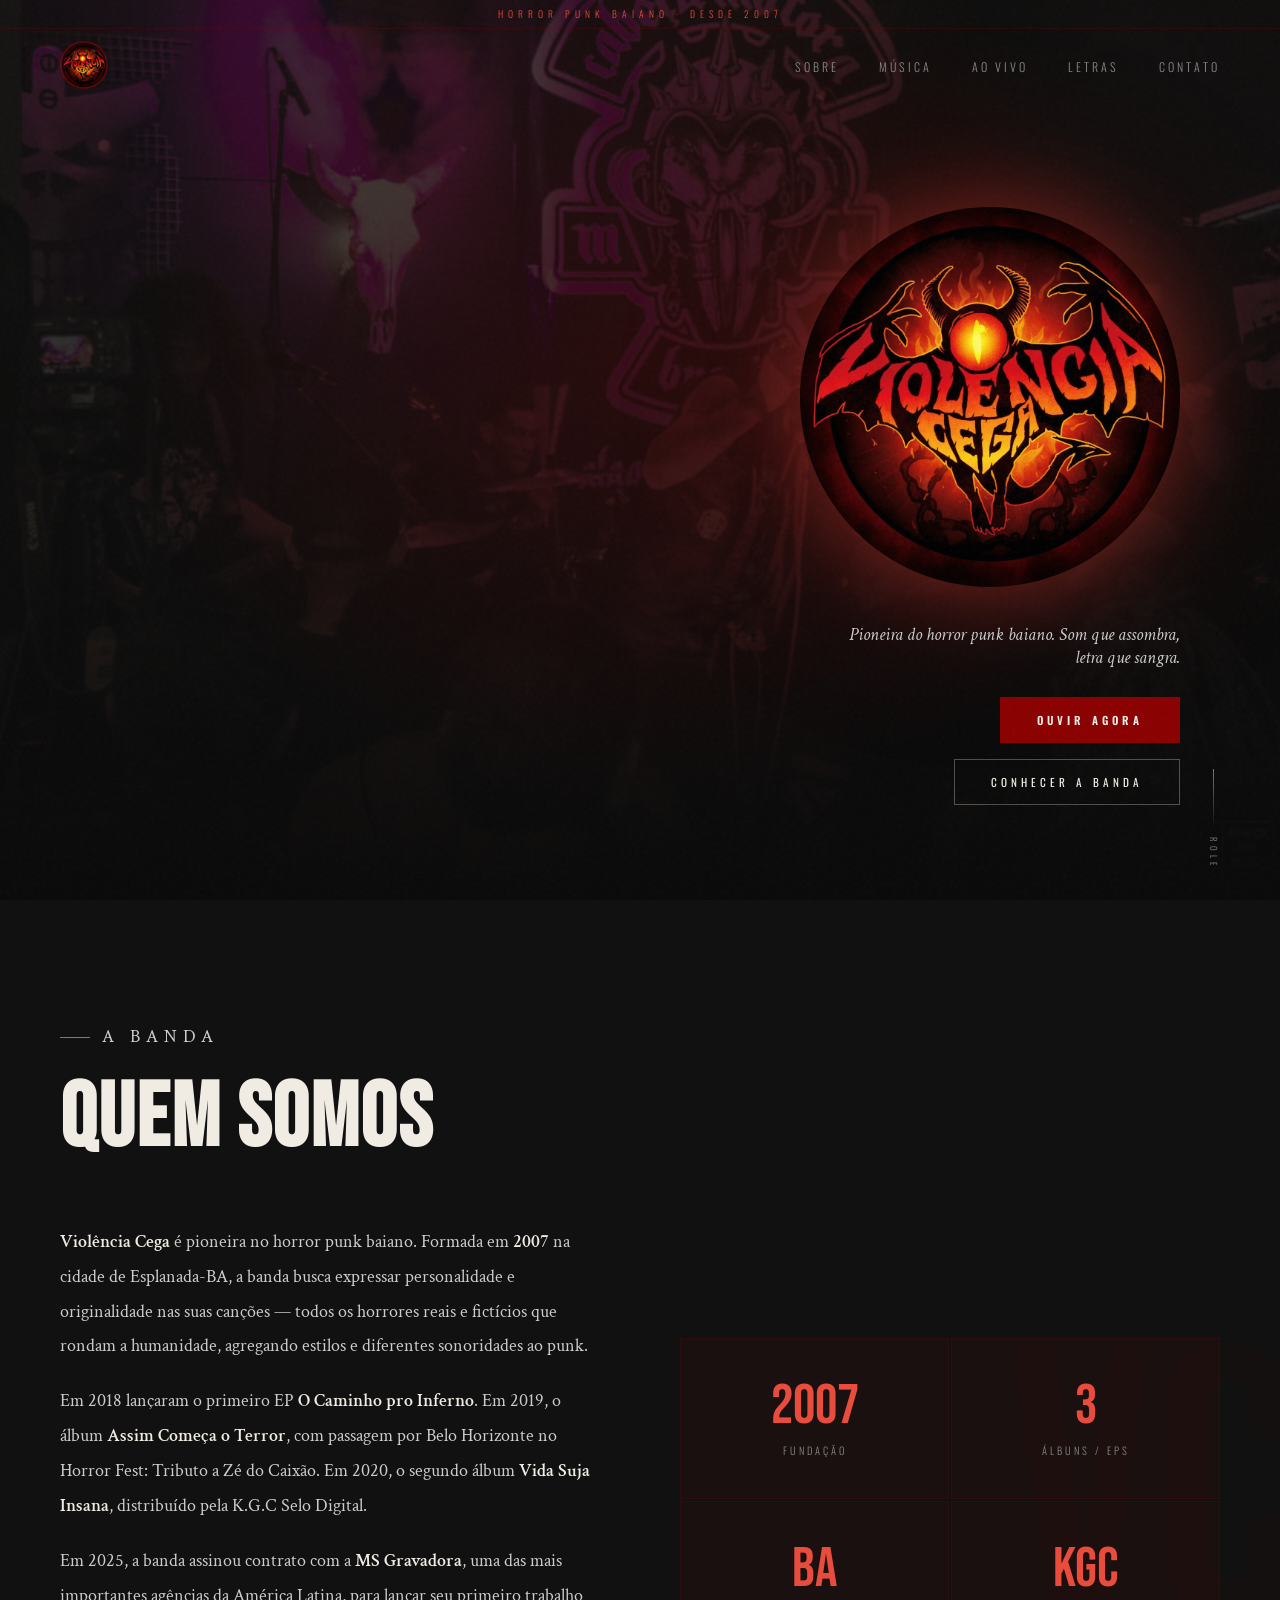
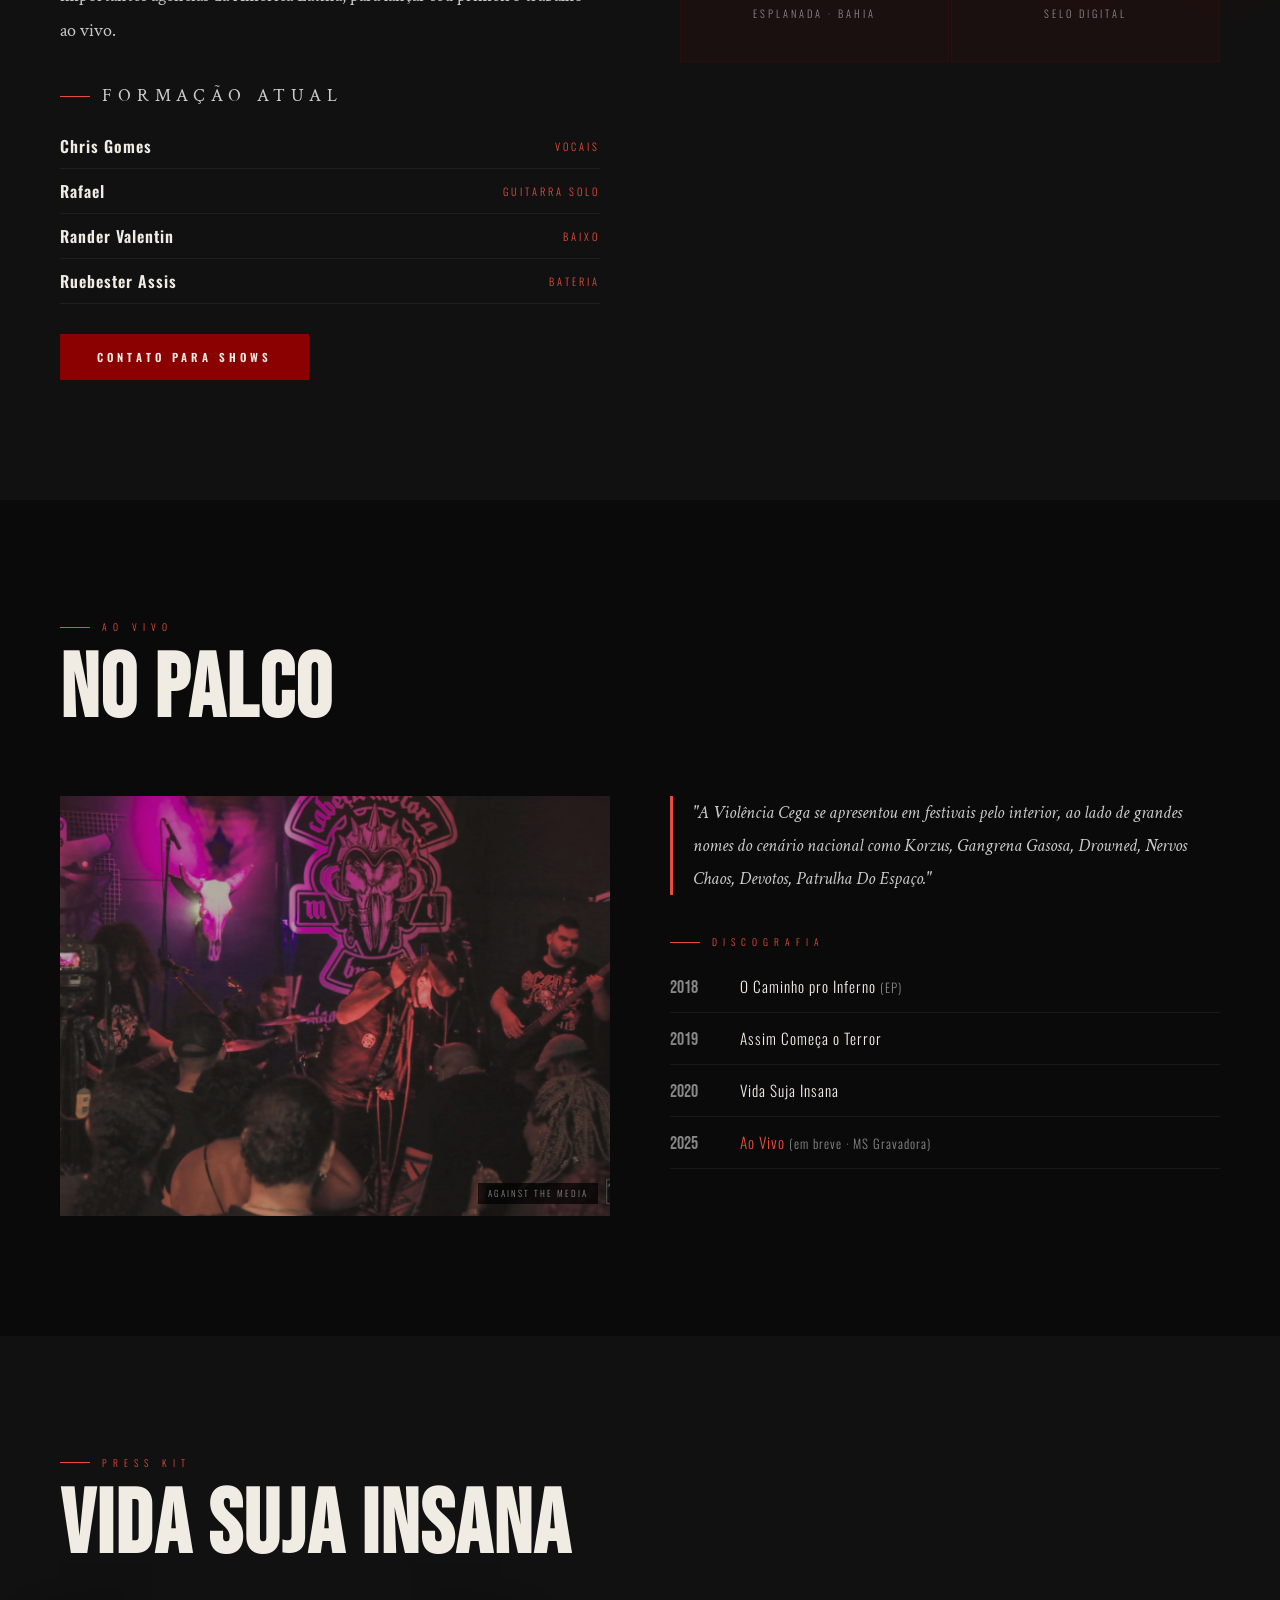
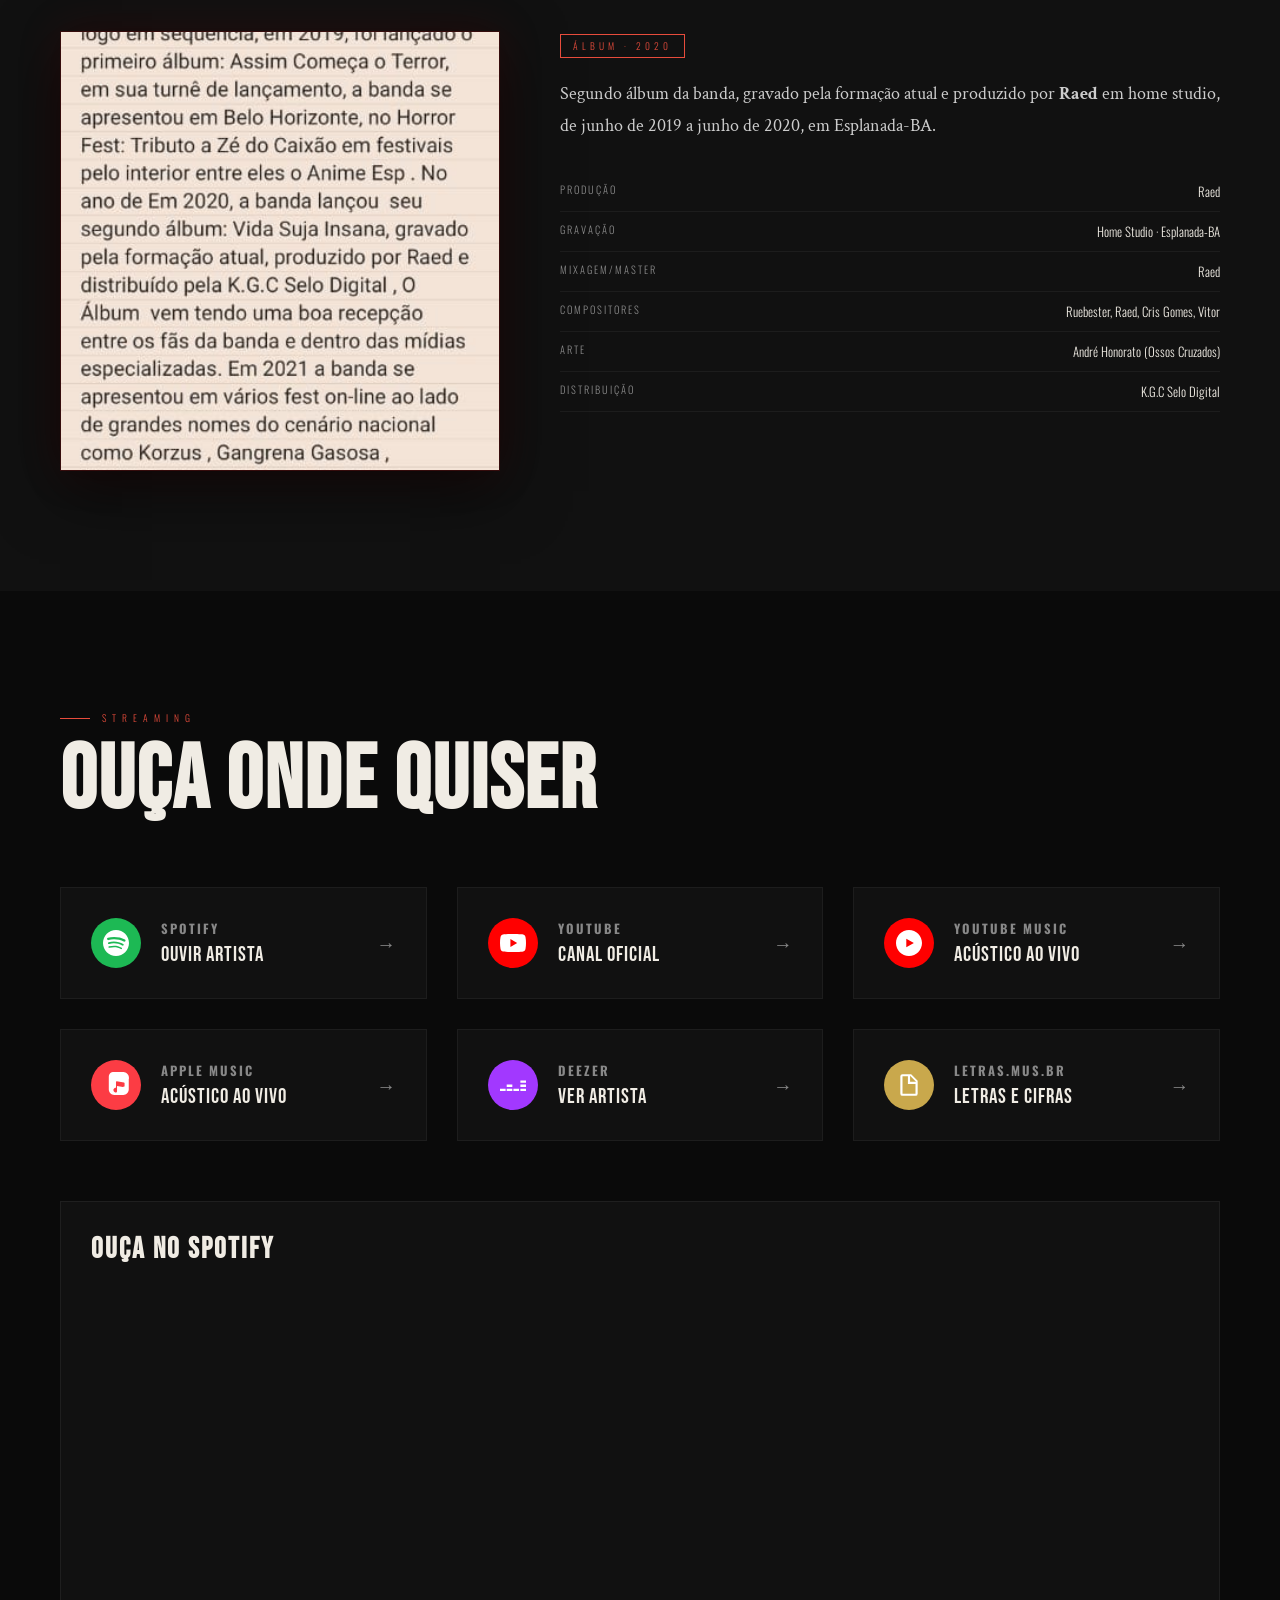
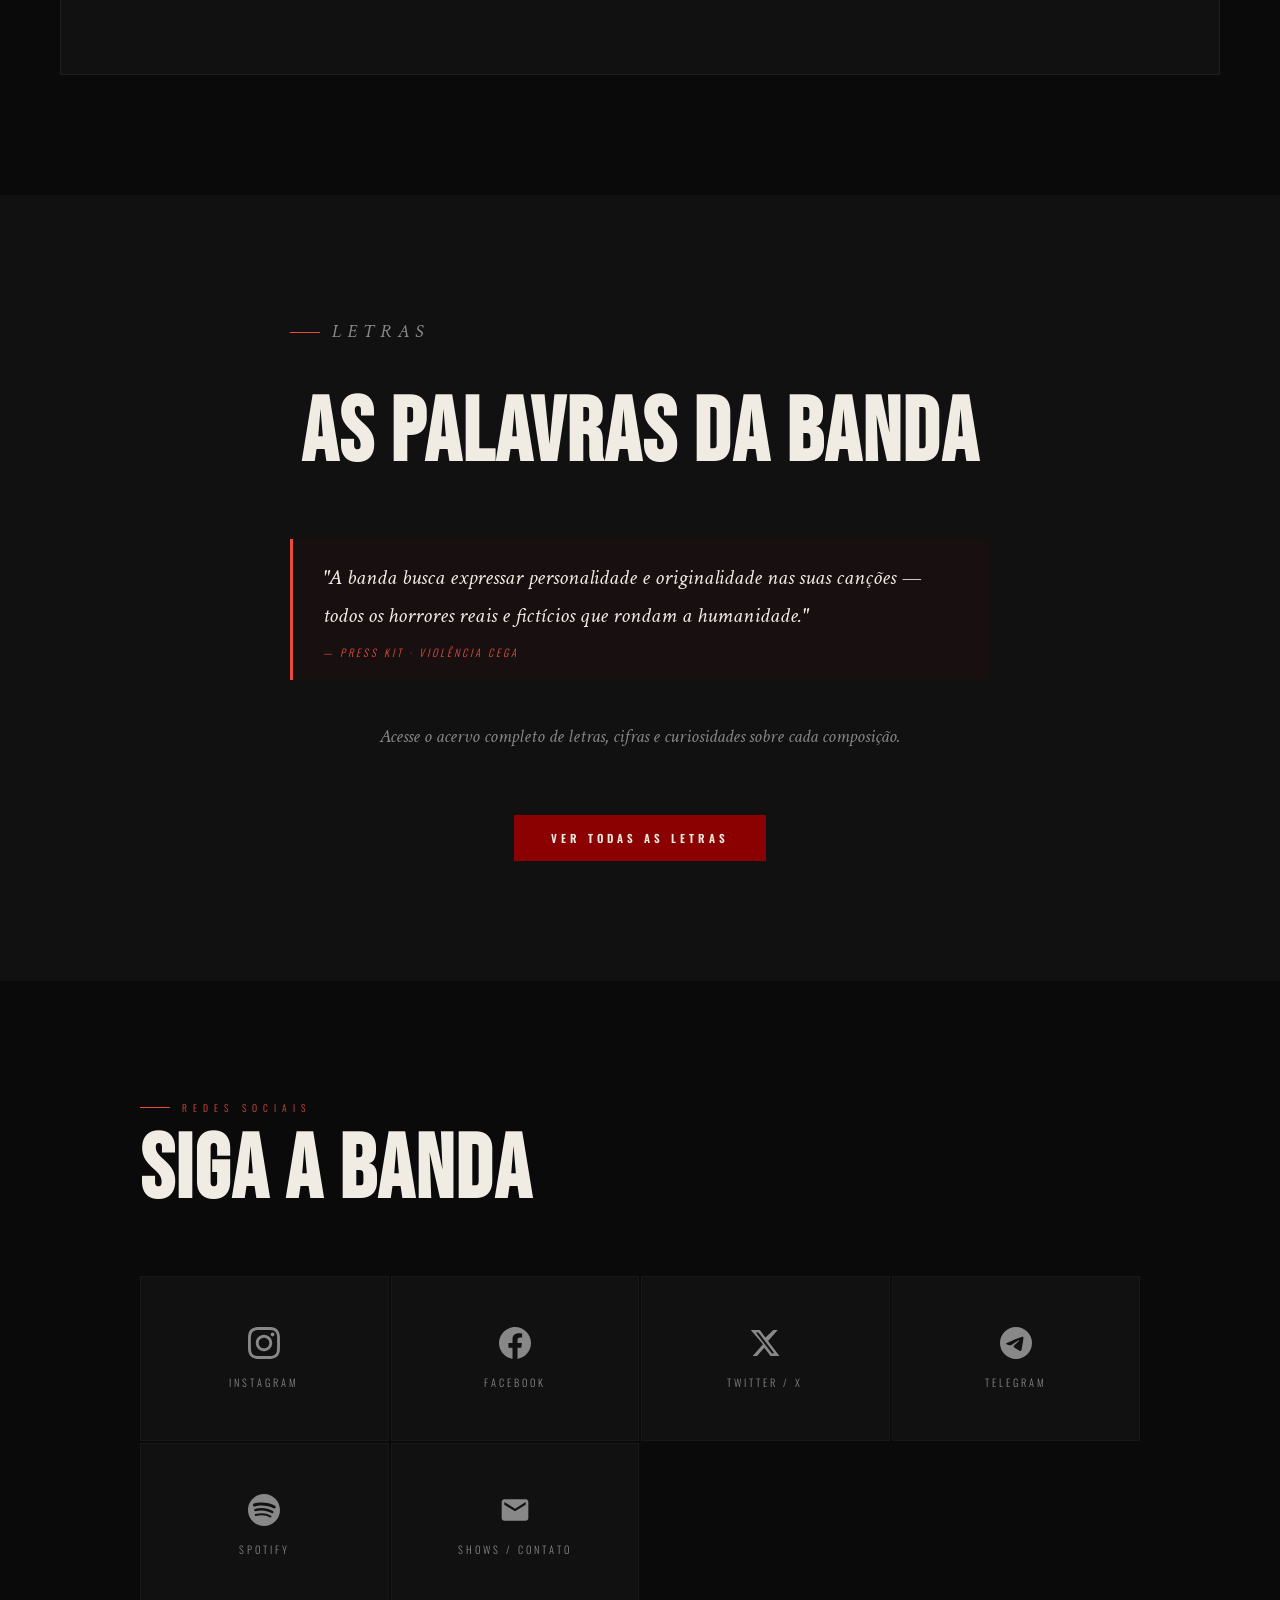
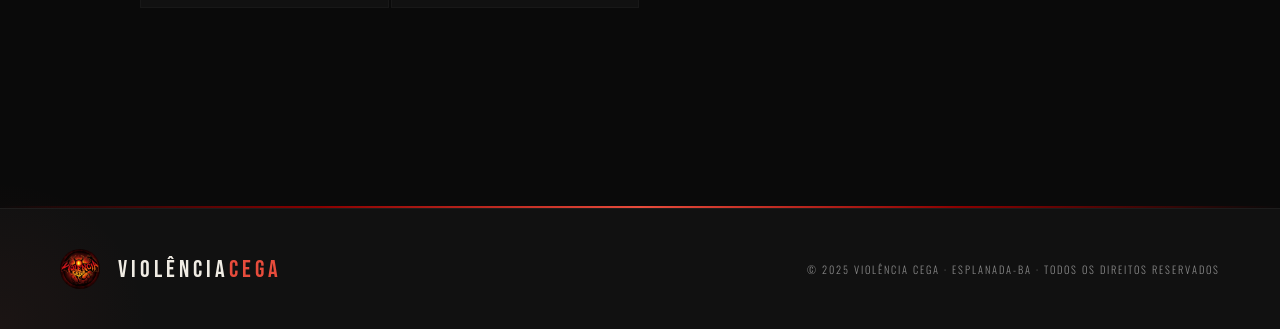
<file: index.html>
<!doctype html>
<html lang="pt-BR">
  <head>
    <meta charset="UTF-8" />
    <meta name="viewport" content="width=device-width, initial-scale=1.0" />
    <meta
      name="description"
      content="Violência Cega — Pioneira do horror punk baiano. Formada em 2007 em Esplanada-BA. Ouça no Spotify, YouTube, Apple Music e mais."
    />
    <meta property="og:title" content="Violência Cega — Banda Oficial" />
    <meta
      property="og:description"
      content="Horror punk baiano desde 2007. Som, letra e atitude."
    />
    <meta property="og:type" content="website" />
    <title>Violência Cega — Oficial</title>
    <link rel="stylesheet" href="css/style.css" />
    <link rel="preconnect" href="https://fonts.googleapis.com" />
    <link rel="preconnect" href="https://fonts.gstatic.com" crossorigin />
    <link rel="icon" type="image/jpeg" href="img/Violencia_Cega_1.jpg" />
  </head>
  <body>
    <!-- ─── NAV ─── -->
    <nav>
      <div class="nav-top-bar">Horror Punk Baiano · Desde 2007</div>
      <div class="nav-main">
        <a href="#hero" class="nav-logo">
          <img
            src="img/Violencia_Cega_1.jpg"
            alt="Violência Cega"
            class="nav-logo-img"
          />
        </a>
        <ul class="nav-links">
          <li><a href="#sobre">Sobre</a></li>
          <li><a href="#musica">Música</a></li>
          <li><a href="#show">Ao Vivo</a></li>
          <li><a href="#letras">Letras</a></li>
          <li><a href="#contato">Contato</a></li>
        </ul>
        <div class="hamburger"><span></span><span></span><span></span></div>
      </div>
    </nav>

    <!-- ─── HERO ─── -->
    <section id="hero">
      <div class="hero-video-wrap">
        <video
          autoplay
          muted
          loop
          playsinline
          class="hero-video"
          poster="img/Show.jpeg"
        >
          <source src="img/gif.mp4" type="video/mp4" />
        </video>
        <div class="hero-video-overlay"></div>
      </div>

      <div class="hero-content">
        <p class="hero-eyebrow"></p>
        <div
          class="hero-logo-wrap"
          style="opacity: 0; animation: fadeUp 0.9s ease 0.5s forwards"
        >
          <img
            src="img/Violencia_Cega_1.jpg"
            alt="Violência Cega"
            class="hero-logo-img"
          />
        </div>
        <p class="hero-sub">
          Pioneira do horror punk baiano. Som que assombra, letra que sangra.
        </p>
        <div class="hero-cta">
          <a
            href="https://open.spotify.com/intl-pt/artist/0Y5j3ZatwZnVwwQOwQ6WHF"
            target="_blank"
            rel="noopener"
            class="btn-primary"
            >Ouvir Agora</a
          >
          <a href="#sobre" class="btn-secondary">Conhecer a Banda</a>
        </div>
      </div>

      <div class="scroll-indicator">
        <div class="scroll-line"></div>
        <span>Role</span>
      </div>
    </section>

    <!-- ─── SOBRE ─── -->
    <section id="sobre">
      <div class="sobre-grid">
        <div class="sobre-text reveal">
          <p class="section-label">A Banda</p>
          <h2 class="section-title">Quem Somos</h2>
          <p>
            <strong>Violência Cega</strong> é pioneira no horror punk baiano.
            Formada em <strong>2007</strong> na cidade de Esplanada-BA, a banda
            busca expressar personalidade e originalidade nas suas canções —
            todos os horrores reais e fictícios que rondam a humanidade,
            agregando estilos e diferentes sonoridades ao punk.
          </p>
          <p>
            Em 2018 lançaram o primeiro EP
            <strong>O Caminho pro Inferno</strong>. Em 2019, o álbum
            <strong>Assim Começa o Terror</strong>, com passagem por Belo
            Horizonte no Horror Fest: Tributo a Zé do Caixão. Em 2020, o segundo
            álbum <strong>Vida Suja Insana</strong>, distribuído pela K.G.C Selo
            Digital.
          </p>
          <p>
            Em 2025, a banda assinou contrato com a
            <strong>MS Gravadora</strong>, uma das mais importantes agências da
            América Latina, para lançar seu primeiro trabalho ao vivo.
          </p>

          <div class="membros">
            <p class="section-label" style="margin-top: 30px">Formação Atual</p>
            <ul class="membros-list">
              <li>
                <span class="membro-nome">Chris Gomes</span
                ><span class="membro-role">Vocais</span>
              </li>
              <li>
                <span class="membro-nome">Rafael</span
                ><span class="membro-role">Guitarra Solo</span>
              </li>
              <li>
                <span class="membro-nome">Rander Valentin</span
                ><span class="membro-role">Baixo</span>
              </li>
              <li>
                <span class="membro-nome">Ruebester Assis</span
                ><span class="membro-role">Bateria</span>
              </li>
            </ul>
          </div>

          <a
            href="mailto:violenciacega1914@gmail.com"
            class="btn-primary"
            style="margin-top: 30px; display: inline-block"
            >Contato para Shows</a
          >
        </div>

        <div class="sobre-stats reveal reveal-delay-2">
          <div class="stat-box">
            <div class="stat-number">2007</div>
            <div class="stat-label">Fundação</div>
          </div>
          <div class="stat-box">
            <div class="stat-number">3</div>
            <div class="stat-label">Álbuns / EPs</div>
          </div>
          <div class="stat-box">
            <div class="stat-number">BA</div>
            <div class="stat-label">Esplanada · Bahia</div>
          </div>
          <div class="stat-box">
            <div class="stat-number">KGC</div>
            <div class="stat-label">Selo Digital</div>
          </div>
        </div>
      </div>
    </section>

    <!-- ─── AO VIVO / SHOW ─── -->
    <section id="show" class="show-section">
      <div class="show-inner">
        <div class="reveal">
          <p class="section-label">Ao Vivo</p>
          <h2 class="section-title">No Palco</h2>
        </div>
        <div class="show-grid">
          <div class="show-img-wrap reveal reveal-delay-1">
            <img
              src="img/Show.jpeg"
              alt="Violência Cega ao vivo"
              class="show-img"
            />
            <div class="show-img-label">Against The Media</div>
          </div>
          <div class="show-info reveal reveal-delay-2">
            <p class="show-quote">
              "A Violência Cega se apresentou em festivais pelo interior, ao
              lado de grandes nomes do cenário nacional como Korzus, Gangrena
              Gasosa, Drowned, Nervos Chaos, Devotos, Patrulha Do Espaço."
            </p>
            <div class="show-albuns">
              <p class="section-label" style="margin-top: 0">Discografia</p>
              <div class="album-item">
                <span class="album-ano">2018</span>
                <span class="album-titulo"
                  >O Caminho pro Inferno <em>(EP)</em></span
                >
              </div>
              <div class="album-item">
                <span class="album-ano">2019</span>
                <span class="album-titulo">Assim Começa o Terror</span>
              </div>
              <div class="album-item">
                <span class="album-ano">2020</span>
                <span class="album-titulo">Vida Suja Insana</span>
              </div>
              <div class="album-item highlight">
                <span class="album-ano">2025</span>
                <span class="album-titulo"
                  >Ao Vivo <em>(em breve · MS Gravadora)</em></span
                >
              </div>
            </div>
          </div>
        </div>
      </div>
    </section>

    <!-- ─── RELEASE / PRESS ─── -->
    <section id="release" class="release-section">
      <div class="release-inner">
        <div class="reveal">
          <p class="section-label">Press Kit</p>
          <h2 class="section-title">Vida Suja Insana</h2>
        </div>
        <div class="release-grid">
          <div class="release-img-wrap reveal reveal-delay-1">
            <img
              src="img/Realese.jpeg"
              alt="Release Vida Suja Insana"
              class="release-img"
            />
          </div>
          <div class="release-info reveal reveal-delay-2">
            <div class="release-tag">Álbum · 2020</div>
            <p>
              Segundo álbum da banda, gravado pela formação atual e produzido
              por <strong>Raed</strong> em home studio, de junho de 2019 a junho
              de 2020, em Esplanada-BA.
            </p>
            <div class="release-credits">
              <div class="credit-row">
                <span>Produção</span><span>Raed</span>
              </div>
              <div class="credit-row">
                <span>Gravação</span><span>Home Studio · Esplanada-BA</span>
              </div>
              <div class="credit-row">
                <span>Mixagem/Master</span><span>Raed</span>
              </div>
              <div class="credit-row">
                <span>Compositores</span
                ><span>Ruebester, Raed, Cris Gomes, Vitor</span>
              </div>
              <div class="credit-row">
                <span>Arte</span><span>André Honorato (Ossos Cruzados)</span>
              </div>
              <div class="credit-row">
                <span>Distribuição</span><span>K.G.C Selo Digital</span>
              </div>
            </div>
          </div>
        </div>
      </div>
    </section>

    <!-- ─── MÚSICA ─── -->
    <section id="musica">
      <div class="musica-inner">
        <div class="reveal">
          <p class="section-label">Streaming</p>
          <h2 class="section-title">Ouça Onde Quiser</h2>
        </div>

        <div class="playlists-grid">
          <a
            href="https://open.spotify.com/intl-pt/artist/0Y5j3ZatwZnVwwQOwQ6WHF"
            target="_blank"
            rel="noopener"
            class="playlist-card reveal reveal-delay-1"
          >
            <div class="playlist-card-inner">
              <div class="platform-icon platform-spotify">
                <svg
                  xmlns="http://www.w3.org/2000/svg"
                  viewBox="0 0 24 24"
                  fill="white"
                  width="26"
                  height="26"
                >
                  <path
                    d="M12 0C5.4 0 0 5.4 0 12s5.4 12 12 12 12-5.4 12-12S18.66 0 12 0zm5.521 17.34c-.24.359-.66.48-1.021.24-2.82-1.74-6.36-2.101-10.561-1.141-.418.122-.779-.179-.899-.539-.12-.421.18-.78.54-.9 4.56-1.021 8.52-.6 11.64 1.32.42.18.479.659.301 1.02zm1.44-3.3c-.301.42-.841.6-1.262.3-3.239-1.98-8.159-2.58-11.939-1.38-.479.12-1.02-.12-1.14-.6-.12-.48.12-1.021.6-1.141C9.6 9.9 15 10.561 18.72 12.84c.361.181.54.78.241 1.2zm.12-3.36C15.24 8.4 8.82 8.16 5.16 9.301c-.6.179-1.2-.181-1.38-.721-.18-.601.18-1.2.72-1.381 4.26-1.26 11.28-1.02 15.721 1.621.539.3.719 1.02.419 1.56-.299.421-1.02.599-1.559.3z"
                  />
                </svg>
              </div>
              <div class="platform-info">
                <h3>Spotify</h3>
                <p>Ouvir Artista</p>
              </div>
              <span class="platform-arrow">→</span>
            </div>
          </a>

          <a
            href="https://www.youtube.com/channel/UC1gcYhouYl9gCVo4Yd_plHg"
            target="_blank"
            rel="noopener"
            class="playlist-card reveal reveal-delay-2"
          >
            <div class="playlist-card-inner">
              <div class="platform-icon platform-youtube">
                <svg
                  xmlns="http://www.w3.org/2000/svg"
                  viewBox="0 0 24 24"
                  fill="white"
                  width="26"
                  height="26"
                >
                  <path
                    d="M23.495 6.205a3.007 3.007 0 0 0-2.088-2.088c-1.87-.501-9.396-.501-9.396-.501s-7.507-.01-9.396.501A3.007 3.007 0 0 0 .527 6.205a31.247 31.247 0 0 0-.522 5.805 31.247 31.247 0 0 0 .522 5.783 3.007 3.007 0 0 0 2.088 2.088c1.868.502 9.396.502 9.396.502s7.506 0 9.396-.502a3.007 3.007 0 0 0 2.088-2.088 31.247 31.247 0 0 0 .5-5.783 31.247 31.247 0 0 0-.5-5.805zM9.609 15.601V8.408l6.264 3.602z"
                  />
                </svg>
              </div>
              <div class="platform-info">
                <h3>YouTube</h3>
                <p>Canal Oficial</p>
              </div>
              <span class="platform-arrow">→</span>
            </div>
          </a>

          <a
            href="https://music.youtube.com/channel/UCV63VMTgZwXCVS-ngYz9bRw"
            target="_blank"
            rel="noopener"
            class="playlist-card reveal reveal-delay-3"
          >
            <div class="playlist-card-inner">
              <div class="platform-icon platform-youtube">
                <svg
                  xmlns="http://www.w3.org/2000/svg"
                  viewBox="0 0 24 24"
                  fill="white"
                  width="26"
                  height="26"
                >
                  <path
                    d="M12 0C5.376 0 0 5.376 0 12s5.376 12 12 12 12-5.376 12-12S18.624 0 12 0zm4.5 12l-7 4V8l7 4z"
                  />
                </svg>
              </div>
              <div class="platform-info">
                <h3>YouTube Music</h3>
                <p>Acústico Ao Vivo</p>
              </div>
              <span class="platform-arrow">→</span>
            </div>
          </a>

          <a
            href="https://music.apple.com/br/album/viol%C3%AAncia-cega-ac%C3%BAstico-ao-vivo/1598028226"
            target="_blank"
            rel="noopener"
            class="playlist-card reveal reveal-delay-4"
          >
            <div class="playlist-card-inner">
              <div class="platform-icon platform-apple">
                <svg
                  xmlns="http://www.w3.org/2000/svg"
                  viewBox="0 0 24 24"
                  fill="white"
                  width="26"
                  height="26"
                >
                  <path
                    d="M23.994 6.124a9.23 9.23 0 00-.24-2.19c-.317-1.31-1.062-2.31-2.18-3.043a6.303 6.303 0 00-1.73-.75 10.69 10.69 0 00-1.317-.2c-.129-.009-.257-.013-.385-.013h-8.28c-1.77 0-3.28.96-4.03 2.4a4.944 4.944 0 00-.48 2.12v11.76c0 2.76 2.24 5.01 5.01 5.01h8.4c2.76 0 5.01-2.24 5.01-5.01V6.124zm-5.01 7.176c0 .33-.3.57-.63.51l-5.4-.99v4.92c0 .87-.87 1.5-1.71 1.17-1.17-.45-1.92-1.68-1.5-2.88.33-.93 1.29-1.5 2.25-1.38V9.144c0-.39.33-.69.72-.63l6.63 1.2c.33.06.57.36.57.69v2.88h-.93v-.01z"
                  />
                </svg>
              </div>
              <div class="platform-info">
                <h3>Apple Music</h3>
                <p>Acústico Ao Vivo</p>
              </div>
              <span class="platform-arrow">→</span>
            </div>
          </a>

          <a
            href="http://www.deezer.com/artist/15055641"
            target="_blank"
            rel="noopener"
            class="playlist-card reveal reveal-delay-1"
          >
            <div class="playlist-card-inner">
              <div class="platform-icon platform-deezer">
                <svg
                  xmlns="http://www.w3.org/2000/svg"
                  viewBox="0 0 24 24"
                  fill="white"
                  width="26"
                  height="26"
                >
                  <path
                    d="M18.81 11.583H24v2.223h-5.19zm0-3.777H24v2.224h-5.19zm0 7.554H24v2.223h-5.19zM0 15.36h5.19v2.223H0zm6.19-3.777h5.19v2.223H6.19zm6.19 3.777H17.57v2.223H12.38zm-6.19 0h5.19v2.223H6.19z"
                  />
                </svg>
              </div>
              <div class="platform-info">
                <h3>Deezer</h3>
                <p>Ver Artista</p>
              </div>
              <span class="platform-arrow">→</span>
            </div>
          </a>

          <a
            href="https://www.letras.mus.br/violencia-cega/"
            target="_blank"
            rel="noopener"
            class="playlist-card reveal reveal-delay-2"
          >
            <div class="playlist-card-inner">
              <div class="platform-icon" style="background: #c9a84c">
                <svg
                  xmlns="http://www.w3.org/2000/svg"
                  viewBox="0 0 24 24"
                  fill="white"
                  width="26"
                  height="26"
                >
                  <path
                    d="M14 2H6a2 2 0 00-2 2v16a2 2 0 002 2h12a2 2 0 002-2V8l-6-6zm-1 1.5L18.5 9H13V3.5zM6 20V4h5v7h7v9H6z"
                  />
                </svg>
              </div>
              <div class="platform-info">
                <h3>Letras.mus.br</h3>
                <p>Letras e Cifras</p>
              </div>
              <span class="platform-arrow">→</span>
            </div>
          </a>
        </div>

        <div class="embed-wrapper reveal">
          <h3>Ouça no Spotify</h3>
          <iframe
            src="https://open.spotify.com/embed/artist/0Y5j3ZatwZnVwwQOwQ6WHF?utm_source=generator&theme=0"
            width="100%"
            height="352"
            frameborder="0"
            allowfullscreen=""
            allow="
              autoplay;
              clipboard-write;
              encrypted-media;
              fullscreen;
              picture-in-picture;
            "
            loading="lazy"
          >
          </iframe>
        </div>
      </div>
    </section>

    <!-- ─── LETRAS ─── -->
    <section id="letras">
      <div class="letras-inner">
        <div class="reveal">
          <p class="section-label">Letras</p>
          <h2 class="section-title">As Palavras da Banda</h2>
        </div>
        <div class="letras-quote reveal reveal-delay-1">
          <blockquote>
            "A banda busca expressar personalidade e originalidade nas suas
            canções — todos os horrores reais e fictícios que rondam a
            humanidade."
          </blockquote>
          <cite>— Press Kit · Violência Cega</cite>
        </div>
        <p class="reveal reveal-delay-2">
          Acesse o acervo completo de letras, cifras e curiosidades sobre cada
          composição.
        </p>
        <a
          href="https://www.letras.mus.br/violencia-cega/"
          target="_blank"
          rel="noopener"
          class="btn-primary reveal reveal-delay-3"
          style="display: inline-block; margin-top: 20px"
        >
          Ver Todas as Letras
        </a>
      </div>
    </section>

    <!-- ─── CONTATO ─── -->
    <section id="contato">
      <div class="contato-inner">
        <div class="reveal">
          <p class="section-label">Redes Sociais</p>
          <h2 class="section-title">Siga a Banda</h2>
        </div>

        <div class="social-grid">
          <a
            href="https://www.instagram.com/violenciacegaoficial/"
            target="_blank"
            rel="noopener"
            class="social-card instagram-card reveal reveal-delay-1"
          >
            <svg xmlns="http://www.w3.org/2000/svg" viewBox="0 0 24 24">
              <path
                d="M12 2.163c3.204 0 3.584.012 4.85.07 3.252.148 4.771 1.691 4.919 4.919.058 1.265.069 1.645.069 4.849 0 3.205-.012 3.584-.069 4.849-.149 3.225-1.664 4.771-4.919 4.919-1.266.058-1.644.07-4.85.07-3.204 0-3.584-.012-4.849-.07-3.26-.149-4.771-1.699-4.919-4.92-.058-1.265-.07-1.644-.07-4.849 0-3.204.013-3.583.07-4.849.149-3.227 1.664-4.771 4.919-4.919 1.266-.057 1.645-.069 4.849-.069zm0-2.163c-3.259 0-3.667.014-4.947.072-4.358.2-6.78 2.618-6.98 6.98-.059 1.281-.073 1.689-.073 4.948 0 3.259.014 3.668.072 4.948.2 4.358 2.618 6.78 6.98 6.98 1.281.058 1.689.072 4.948.072 3.259 0 3.668-.014 4.948-.072 4.354-.2 6.782-2.618 6.979-6.98.059-1.28.073-1.689.073-4.948 0-3.259-.014-3.667-.072-4.947-.196-4.354-2.617-6.78-6.979-6.98-1.281-.059-1.69-.073-4.949-.073zm0 5.838c-3.403 0-6.162 2.759-6.162 6.162s2.759 6.163 6.162 6.163 6.162-2.759 6.162-6.163c0-3.403-2.759-6.162-6.162-6.162zm0 10.162c-2.209 0-4-1.79-4-4 0-2.209 1.791-4 4-4s4 1.791 4 4c0 2.21-1.791 4-4 4zm6.406-11.845c-.796 0-1.441.645-1.441 1.44s.645 1.44 1.441 1.44c.795 0 1.439-.645 1.439-1.44s-.644-1.44-1.439-1.44z"
              />
            </svg>
            <span>Instagram</span>
          </a>

          <a
            href="https://www.facebook.com/violencia.cega"
            target="_blank"
            rel="noopener"
            class="social-card facebook-card reveal reveal-delay-2"
          >
            <svg xmlns="http://www.w3.org/2000/svg" viewBox="0 0 24 24">
              <path
                d="M24 12.073c0-6.627-5.373-12-12-12s-12 5.373-12 12c0 5.99 4.388 10.954 10.125 11.854v-8.385H7.078v-3.47h3.047V9.43c0-3.007 1.792-4.669 4.533-4.669 1.312 0 2.686.235 2.686.235v2.953H15.83c-1.491 0-1.956.925-1.956 1.874v2.25h3.328l-.532 3.47h-2.796v8.385C19.612 23.027 24 18.062 24 12.073z"
              />
            </svg>
            <span>Facebook</span>
          </a>

          <a
            href="https://twitter.com/CegaViolencia?s=09"
            target="_blank"
            rel="noopener"
            class="social-card twitter-card reveal reveal-delay-3"
          >
            <svg xmlns="http://www.w3.org/2000/svg" viewBox="0 0 24 24">
              <path
                d="M18.244 2.25h3.308l-7.227 8.26 8.502 11.24H16.17l-4.714-6.231-5.401 6.231H2.748l7.73-8.835L1.254 2.25H8.08l4.253 5.622zm-1.161 17.52h1.833L7.084 4.126H5.117z"
              />
            </svg>
            <span>Twitter / X</span>
          </a>

          <a
            href="https://t.me/violenciacegaoficial"
            target="_blank"
            rel="noopener"
            class="social-card telegram-card reveal reveal-delay-1"
          >
            <svg xmlns="http://www.w3.org/2000/svg" viewBox="0 0 24 24">
              <path
                d="M11.944 0A12 12 0 0 0 0 12a12 12 0 0 0 12 12 12 12 0 0 0 12-12A12 12 0 0 0 12 0a12 12 0 0 0-.056 0zm4.962 7.224c.1-.002.321.023.465.14a.506.506 0 0 1 .171.325c.016.093.036.306.02.472-.18 1.898-.962 6.502-1.36 8.627-.168.9-.499 1.201-.82 1.23-.696.065-1.225-.46-1.9-.902-1.056-.693-1.653-1.124-2.678-1.8-1.185-.78-.417-1.21.258-1.91.177-.184 3.247-2.977 3.307-3.23.007-.032.014-.15-.056-.212s-.174-.041-.249-.024c-.106.024-1.793 1.14-5.061 3.345-.48.33-.913.49-1.302.48-.428-.008-1.252-.241-1.865-.44-.752-.245-1.349-.374-1.297-.789.027-.216.325-.437.893-.663 3.498-1.524 5.83-2.529 6.998-3.014 3.332-1.386 4.025-1.627 4.476-1.635z"
              />
            </svg>
            <span>Telegram</span>
          </a>

          <a
            href="https://open.spotify.com/intl-pt/artist/0Y5j3ZatwZnVwwQOwQ6WHF"
            target="_blank"
            rel="noopener"
            class="social-card spotify-card reveal reveal-delay-2"
          >
            <svg xmlns="http://www.w3.org/2000/svg" viewBox="0 0 24 24">
              <path
                d="M12 0C5.4 0 0 5.4 0 12s5.4 12 12 12 12-5.4 12-12S18.66 0 12 0zm5.521 17.34c-.24.359-.66.48-1.021.24-2.82-1.74-6.36-2.101-10.561-1.141-.418.122-.779-.179-.899-.539-.12-.421.18-.78.54-.9 4.56-1.021 8.52-.6 11.64 1.32.42.18.479.659.301 1.02zm1.44-3.3c-.301.42-.841.6-1.262.3-3.239-1.98-8.159-2.58-11.939-1.38-.479.12-1.02-.12-1.14-.6-.12-.48.12-1.021.6-1.141C9.6 9.9 15 10.561 18.72 12.84c.361.181.54.78.241 1.2zm.12-3.36C15.24 8.4 8.82 8.16 5.16 9.301c-.6.179-1.2-.181-1.38-.721-.18-.601.18-1.2.72-1.381 4.26-1.26 11.28-1.02 15.721 1.621.539.3.719 1.02.419 1.56-.299.421-1.02.599-1.559.3z"
              />
            </svg>
            <span>Spotify</span>
          </a>

          <a
            href="mailto:violenciacega1914@gmail.com"
            class="social-card email-card reveal reveal-delay-3"
          >
            <svg xmlns="http://www.w3.org/2000/svg" viewBox="0 0 24 24">
              <path
                d="M20 4H4c-1.1 0-2 .9-2 2v12c0 1.1.9 2 2 2h16c1.1 0 2-.9 2-2V6c0-1.1-.9-2-2-2zm0 4l-8 5-8-5V6l8 5 8-5v2z"
              />
            </svg>
            <span>Shows / Contato</span>
          </a>
        </div>
      </div>
    </section>

    <!-- ─── FOOTER ─── -->
    <footer>
      <div class="footer-logo">
        <img
          src="img/Violencia_Cega_1.jpg"
          alt="Violência Cega"
          style="
            height: 40px;
            width: 40px;
            border-radius: 50%;
            object-fit: cover;
            vertical-align: middle;
            margin-right: 10px;
          "
        />
        VIOLÊNCIA<span>CEGA</span>
      </div>
      <p class="footer-copy">
        © 2025 Violência Cega · Esplanada-BA · Todos os direitos reservados
      </p>
    </footer>

    <script src="js/main.js"></script>
  </body>
</html>
</file>
<file: css/style.css>
@import url('https://fonts.googleapis.com/css2?family=Bebas+Neue&family=Oswald:wght@300;400;600;700&family=Crimson+Text:ital,wght@0,400;0,600;1,400&display=swap');

:root {
  --black: #0a0a0a;
  --dark: #111111;
  --blood: #8b0000;
  --red: #c0392b;
  --crimson: #e74c3c;
  --ember: #ff6b35;
  --white: #f0ece4;
  --gray: #888888;
  --light-gray: #cccccc;
  --gold: #c9a84c;
}

*, *::before, *::after {
  box-sizing: border-box;
  margin: 0;
  padding: 0;
}

html {
  scroll-behavior: smooth;
}

body {
  background-color: var(--black);
  color: var(--white);
  font-family: 'Oswald', sans-serif;
  font-weight: 300;
  overflow-x: hidden;
  cursor: default;
}

/* Scrollbar */
::-webkit-scrollbar { width: 4px; }
::-webkit-scrollbar-track { background: var(--dark); }
::-webkit-scrollbar-thumb { background: var(--blood); }

/* ─── NOISE OVERLAY ─── */
body::before {
  content: '';
  position: fixed;
  inset: 0;
  background-image: url("data:image/svg+xml,%3Csvg viewBox='0 0 256 256' xmlns='http://www.w3.org/2000/svg'%3E%3Cfilter id='noise'%3E%3CfeTurbulence type='fractalNoise' baseFrequency='0.9' numOctaves='4' stitchTiles='stitch'/%3E%3C/filter%3E%3Crect width='100%25' height='100%25' filter='url(%23noise)' opacity='0.04'/%3E%3C/svg%3E");
  pointer-events: none;
  z-index: 9999;
  opacity: 0.6;
}

/* ─── NAVIGATION ─── */
nav {
  position: fixed;
  top: 0;
  width: 100%;
  z-index: 100;
  display: flex;
  flex-direction: column;
  transition: background 0.4s ease;
}

nav.scrolled {
  background: rgba(10, 10, 10, 0.95);
  backdrop-filter: blur(10px);
  border-bottom: 1px solid rgba(139, 0, 0, 0.3);
}

.nav-top-bar {
  width: 100%;
  text-align: center;
  font-size: 0.6rem;
  letter-spacing: 5px;
  text-transform: uppercase;
  color: var(--crimson);
  padding: 7px 0;
  border-bottom: 1px solid rgba(139,0,0,0.2);
}

.nav-main {
  display: flex;
  justify-content: space-between;
  align-items: center;
  padding: 12px 60px;
  width: 100%;
}

.nav-logo {
  font-family: 'Bebas Neue', sans-serif;
  font-size: 1.8rem;
  letter-spacing: 4px;
  color: var(--white);
  text-decoration: none;
  flex-shrink: 0;
}

.nav-logo span {
  color: var(--crimson);
}

.nav-logo-img {
  height: 48px;
  width: 48px;
  object-fit: cover;
  border-radius: 50%;
  border: 2px solid rgba(139,0,0,0.5);
  transition: border-color 0.3s, box-shadow 0.3s;
  display: block;
}

.nav-logo-img:hover {
  border-color: var(--crimson);
  box-shadow: 0 0 16px rgba(192,57,43,0.5);
}

.nav-links {
  display: flex;
  gap: 40px;
  list-style: none;
}

.nav-links a {
  text-decoration: none;
  color: var(--gray);
  font-size: 0.75rem;
  letter-spacing: 3px;
  text-transform: uppercase;
  transition: color 0.3s;
  position: relative;
}

.nav-links a::after {
  content: '';
  position: absolute;
  bottom: -4px;
  left: 0;
  width: 0;
  height: 1px;
  background: var(--crimson);
  transition: width 0.3s;
}

.nav-links a:hover { color: var(--white); }
.nav-links a:hover::after { width: 100%; }

/* ─── HAMBURGER ─── */
.hamburger {
  display: none;
  flex-direction: column;
  gap: 5px;
  cursor: pointer;
  z-index: 200;
}

.hamburger span {
  display: block;
  width: 28px;
  height: 2px;
  background: var(--white);
  transition: all 0.3s;
}

.hamburger.active span:nth-child(1) { transform: translateY(7px) rotate(45deg); }
.hamburger.active span:nth-child(2) { opacity: 0; }
.hamburger.active span:nth-child(3) { transform: translateY(-7px) rotate(-45deg); }

.nav-logo-img {
  height: 48px;
  width: 48px;
  object-fit: cover;
  border-radius: 50%;
  border: 2px solid rgba(139,0,0,0.5);
  transition: border-color 0.3s, box-shadow 0.3s;
}

.nav-logo-img:hover {
  border-color: var(--crimson);
  box-shadow: 0 0 16px rgba(192,57,43,0.5);
}

#hero {
  height: 100vh;
  min-height: 700px;
  position: relative;
  display: flex;
  align-items: center;
  justify-content: flex-end;
  overflow: hidden;
}

.hero-content {
  position: relative;
  z-index: 2;
  padding: 80px 40px 60px;
  display: flex;
  flex-direction: column;
  align-items: flex-end;
  text-align: right;
  width: 480px;
  flex-shrink: 0;
  margin-right: 0;
}

.hero-logo-wrap {
  margin-bottom: 20px;
  display: flex;
  justify-content: flex-end;
}

.hero-logo-img {
  width: clamp(220px, 30vw, 380px);
  height: auto;
  border-radius: 50%;
  display: block;
  filter: drop-shadow(0 0 40px rgba(192,57,43,0.5)) drop-shadow(0 0 80px rgba(139,0,0,0.3));
  transition: filter 0.4s;
}

.hero-logo-img:hover {
  filter: drop-shadow(0 0 60px rgba(220,80,40,0.7)) drop-shadow(0 0 100px rgba(180,30,0,0.4));
}

.hero-sub {
  margin-top: 16px;
  font-family: 'Crimson Text', serif;
  font-style: italic;
  font-size: 1.1rem;
  color: var(--light-gray);
  max-width: 360px;
  opacity: 0;
  animation: fadeUp 0.8s ease 0.8s forwards;
  text-align: right;
}

.hero-cta {
  margin-top: 28px;
  display: flex;
  gap: 16px;
  opacity: 0;
  animation: fadeUp 0.8s ease 1s forwards;
  justify-content: flex-end;
  flex-wrap: wrap;
}

.hero-eyebrow {
  font-size: 0.7rem;
  letter-spacing: 6px;
  text-transform: uppercase;
  color: var(--crimson);
  margin-bottom: 16px;
  margin-top: 2cm;
  opacity: 0;
  animation: fadeUp 0.8s ease 0.3s forwards;
  text-align: right;
}

.hero-title {
  font-family: 'Bebas Neue', sans-serif;
  font-size: clamp(5rem, 14vw, 13rem);
  line-height: 0.88;
  letter-spacing: 2px;
  opacity: 0;
  animation: fadeUp 0.9s ease 0.5s forwards;
}

.hero-title .line-2 {
  color: var(--crimson);
  display: block;
  margin-left: 40px;
}

.hero-title .line-3 {
  display: block;
  font-size: clamp(2rem, 5vw, 5rem);
  color: var(--gray);
  letter-spacing: 8px;
  margin-top: 10px;
}

.btn-primary {
  display: inline-block;
  padding: 14px 36px;
  background: var(--blood);
  color: var(--white);
  text-decoration: none;
  font-size: 0.7rem;
  letter-spacing: 4px;
  text-transform: uppercase;
  border: 1px solid var(--blood);
  transition: all 0.3s;
  font-family: 'Oswald', sans-serif;
  font-weight: 600;
}

.btn-primary:hover {
  background: var(--crimson);
  border-color: var(--crimson);
  transform: translateY(-2px);
  box-shadow: 0 10px 30px rgba(192, 57, 43, 0.4);
}

.btn-secondary {
  display: inline-block;
  padding: 14px 36px;
  background: transparent;
  color: var(--white);
  text-decoration: none;
  font-size: 0.7rem;
  letter-spacing: 4px;
  text-transform: uppercase;
  border: 1px solid rgba(240, 236, 228, 0.3);
  transition: all 0.3s;
  font-family: 'Oswald', sans-serif;
  font-weight: 400;
}

.btn-secondary:hover {
  border-color: var(--white);
  transform: translateY(-2px);
}

/* Scroll indicator */
.scroll-indicator {
  position: absolute;
  bottom: 30px;
  right: 60px;
  z-index: 2;
  display: flex;
  flex-direction: column;
  align-items: center;
  gap: 8px;
  opacity: 0;
  animation: fadeIn 1s ease 1.5s forwards;
}

.scroll-indicator span {
  font-size: 0.55rem;
  letter-spacing: 4px;
  text-transform: uppercase;
  color: var(--gray);
  writing-mode: vertical-rl;
}

.scroll-line {
  width: 1px;
  height: 60px;
  background: linear-gradient(to bottom, var(--crimson), transparent);
  animation: scrollPulse 2s ease-in-out infinite;
}

/* ─── SECTIONS GENERIC ─── */
section {
  padding: 120px 60px;
}

.section-label {
  font-size: 0.6rem;
  letter-spacing: 6px;
  text-transform: uppercase;
  color: var(--crimson);
  margin-bottom: 12px;
  display: flex;
  align-items: center;
  gap: 12px;
}

.section-label::before {
  content: '';
  display: inline-block;
  width: 30px;
  height: 1px;
  background: var(--crimson);
}

.section-title {
  font-family: 'Bebas Neue', sans-serif;
  font-size: clamp(3rem, 7vw, 6rem);
  line-height: 1;
  letter-spacing: 2px;
  margin-bottom: 60px;
}

/* ─── SOBRE ─── */
#sobre {
  background: var(--dark);
  position: relative;
  overflow: hidden;
}

#sobre::before {
  content: 'VC';
  position: absolute;
  right: -20px;
  top: 50%;
  transform: translateY(-50%);
  font-family: 'Bebas Neue', sans-serif;
  font-size: 30vw;
  color: rgba(139,0,0,0.04);
  line-height: 1;
  pointer-events: none;
  user-select: none;
}

.sobre-grid {
  display: grid;
  grid-template-columns: 1fr 1fr;
  gap: 80px;
  align-items: center;
  max-width: 1200px;
  margin: 0 auto;
}

.sobre-text p {
  font-family: 'Crimson Text', serif;
  font-size: 1.15rem;
  line-height: 1.9;
  color: var(--light-gray);
  margin-bottom: 20px;
}

.sobre-text p strong {
  color: var(--white);
  font-weight: 600;
}

.sobre-stats {
  display: grid;
  grid-template-columns: 1fr 1fr;
  gap: 2px;
}

.stat-box {
  background: rgba(139,0,0,0.08);
  border: 1px solid rgba(139,0,0,0.15);
  padding: 40px 30px;
  text-align: center;
  transition: all 0.3s;
}

.stat-box:hover {
  background: rgba(139,0,0,0.15);
  border-color: rgba(192,57,43,0.4);
}

.stat-number {
  font-family: 'Bebas Neue', sans-serif;
  font-size: 3.5rem;
  color: var(--crimson);
  line-height: 1;
  margin-bottom: 8px;
}

.stat-label {
  font-size: 0.65rem;
  letter-spacing: 3px;
  text-transform: uppercase;
  color: var(--gray);
}

/* ─── MÚSICA ─── */
#musica {
  background: var(--black);
}

.musica-inner {
  max-width: 1200px;
  margin: 0 auto;
}

.playlists-grid {
  display: grid;
  grid-template-columns: repeat(auto-fit, minmax(280px, 1fr));
  gap: 30px;
  margin-bottom: 60px;
}

.playlist-card {
  background: var(--dark);
  border: 1px solid rgba(255,255,255,0.05);
  overflow: hidden;
  transition: all 0.4s;
  text-decoration: none;
  color: inherit;
  display: block;
  position: relative;
}

.playlist-card::before {
  content: '';
  position: absolute;
  bottom: 0;
  left: 0;
  width: 100%;
  height: 3px;
  background: var(--crimson);
  transform: scaleX(0);
  transition: transform 0.3s;
  transform-origin: left;
}

.playlist-card:hover::before {
  transform: scaleX(1);
}

.playlist-card:hover {
  transform: translateY(-6px);
  border-color: rgba(192,57,43,0.3);
  box-shadow: 0 20px 50px rgba(0,0,0,0.5);
}

.playlist-card-inner {
  padding: 30px;
  display: flex;
  align-items: center;
  gap: 20px;
}

.platform-icon {
  width: 50px;
  height: 50px;
  border-radius: 50%;
  display: flex;
  align-items: center;
  justify-content: center;
  font-size: 1.4rem;
  flex-shrink: 0;
}

.platform-spotify { background: #1DB954; }
.platform-youtube { background: #FF0000; }
.platform-apple { background: #FC3C44; }
.platform-deezer { background: #a238ff; }

.platform-info h3 {
  font-size: 0.8rem;
  letter-spacing: 2px;
  text-transform: uppercase;
  color: var(--gray);
  margin-bottom: 4px;
}

.platform-info p {
  font-family: 'Bebas Neue', sans-serif;
  font-size: 1.3rem;
  letter-spacing: 1px;
  color: var(--white);
}

.platform-arrow {
  margin-left: auto;
  color: var(--gray);
  font-size: 1.2rem;
  transition: all 0.3s;
}

.playlist-card:hover .platform-arrow {
  color: var(--crimson);
  transform: translateX(5px);
}

/* Embedded player */
.embed-wrapper {
  background: var(--dark);
  border: 1px solid rgba(255,255,255,0.06);
  padding: 30px;
  margin-top: 20px;
}

.embed-wrapper h3 {
  font-family: 'Bebas Neue', sans-serif;
  font-size: 1.8rem;
  letter-spacing: 2px;
  margin-bottom: 20px;
  color: var(--white);
}

.embed-wrapper iframe {
  width: 100%;
  border: none;
}

/* ─── LETRAS ─── */
#letras {
  background: var(--dark);
  text-align: center;
}

.letras-inner {
  max-width: 700px;
  margin: 0 auto;
}

.letras-inner p {
  font-family: 'Crimson Text', serif;
  font-style: italic;
  font-size: 1.2rem;
  color: var(--gray);
  margin-bottom: 40px;
  line-height: 1.8;
}

.letras-quote {
  border-left: 3px solid var(--crimson);
  padding: 20px 30px;
  margin: 40px 0;
  text-align: left;
  background: rgba(139,0,0,0.06);
}

.letras-quote blockquote {
  font-family: 'Crimson Text', serif;
  font-style: italic;
  font-size: 1.4rem;
  line-height: 1.7;
  color: var(--white);
}

.letras-quote cite {
  display: block;
  margin-top: 10px;
  font-size: 0.65rem;
  letter-spacing: 3px;
  text-transform: uppercase;
  color: var(--crimson);
}

/* ─── CONTATO ─── */
#contato {
  background: var(--black);
  position: relative;
  overflow: hidden;
}

#contato::after {
  content: '';
  position: absolute;
  bottom: 0;
  left: 0;
  right: 0;
  height: 2px;
  background: linear-gradient(90deg, transparent, var(--blood), var(--crimson), var(--blood), transparent);
}

.contato-inner {
  max-width: 1000px;
  margin: 0 auto;
}

.social-grid {
  display: grid;
  grid-template-columns: repeat(auto-fit, minmax(200px, 1fr));
  gap: 2px;
  margin-bottom: 80px;
}

.social-card {
  display: flex;
  flex-direction: column;
  align-items: center;
  justify-content: center;
  padding: 50px 20px;
  text-decoration: none;
  color: var(--gray);
  background: var(--dark);
  border: 1px solid rgba(255,255,255,0.03);
  transition: all 0.3s;
  gap: 16px;
  text-align: center;
}

.social-card:hover {
  color: var(--white);
  background: rgba(139,0,0,0.1);
  border-color: rgba(192,57,43,0.3);
  transform: translateY(-4px);
}

.social-card svg {
  width: 32px;
  height: 32px;
  fill: currentColor;
  transition: color 0.3s;
}

.social-card span {
  font-size: 0.65rem;
  letter-spacing: 3px;
  text-transform: uppercase;
}

.social-card:hover svg {
  color: var(--crimson);
}

.instagram-card:hover { color: #E1306C; border-color: rgba(225, 48, 108, 0.4); }
.spotify-card:hover { color: #1DB954; border-color: rgba(29, 185, 84, 0.4); }
.youtube-card:hover { color: #FF0000; border-color: rgba(255, 0, 0, 0.4); }
.apple-card:hover { color: #FC3C44; border-color: rgba(252, 60, 68, 0.4); }
.deezer-card:hover { color: #a238ff; border-color: rgba(162, 56, 255, 0.4); }
.letras-card:hover { color: var(--gold); border-color: rgba(201, 168, 76, 0.4); }

/* ─── FOOTER ─── */
footer {
  background: var(--dark);
  padding: 40px 60px;
  display: flex;
  justify-content: space-between;
  align-items: center;
  border-top: 1px solid rgba(255,255,255,0.05);
}

.footer-logo {
  font-family: 'Bebas Neue', sans-serif;
  font-size: 1.5rem;
  letter-spacing: 4px;
  color: var(--white);
}

.footer-logo span { color: var(--crimson); }

.footer-copy {
  font-size: 0.65rem;
  letter-spacing: 2px;
  color: var(--gray);
  text-transform: uppercase;
}

/* ─── ANIMATIONS ─── */
@keyframes fadeUp {
  from { opacity: 0; transform: translateY(30px); }
  to { opacity: 1; transform: translateY(0); }
}

@keyframes fadeIn {
  from { opacity: 0; }
  to { opacity: 1; }
}

@keyframes scrollPulse {
  0%, 100% { opacity: 1; transform: scaleY(1); transform-origin: top; }
  50% { opacity: 0.4; }
}

/* Reveal on scroll */
.reveal {
  opacity: 0;
  transform: translateY(40px);
  transition: opacity 0.8s ease, transform 0.8s ease;
}

.reveal.visible {
  opacity: 1;
  transform: translateY(0);
}

.reveal-delay-1 { transition-delay: 0.1s; }
.reveal-delay-2 { transition-delay: 0.2s; }
.reveal-delay-3 { transition-delay: 0.3s; }
.reveal-delay-4 { transition-delay: 0.4s; }

/* ─── RESPONSIVE ─── */
@media (max-width: 900px) {
  nav { padding: 20px 30px; }
  .nav-links { display: none; }
  .nav-links.open {
    display: flex;
    flex-direction: column;
    position: fixed;
    inset: 0;
    background: rgba(10,10,10,0.98);
    align-items: center;
    justify-content: center;
    gap: 40px;
    z-index: 150;
  }
  .nav-links.open a { font-size: 1.2rem; }
  .hamburger { display: flex; }
  section { padding: 80px 30px; }
  #hero { align-items: center; padding-top: 80px; }
  .hero-content { padding: 0 30px 60px; }
  .sobre-grid { grid-template-columns: 1fr; gap: 50px; }
  footer { flex-direction: column; gap: 20px; text-align: center; padding: 40px 30px; }
  .scroll-indicator { display: none; }
  .social-grid { grid-template-columns: repeat(2, 1fr); }
}

@media (max-width: 500px) {
  .hero-cta { flex-direction: column; }
  .playlists-grid { grid-template-columns: 1fr; }
  .sobre-stats { grid-template-columns: 1fr 1fr; }
  .social-grid { grid-template-columns: 1fr 1fr; }
}

/* ─── HERO VIDEO ─── */
.hero-video-wrap {
  position: absolute;
  inset: 0;
  z-index: 0;
  overflow: hidden;
}

.hero-video {
  width: 100%;
  height: 100%;
  object-fit: cover;
  opacity: 0.80;
  filter: saturate(0.7) brightness(0.6);
}

.hero-video-overlay {
  position: absolute;
  inset: 0;
  background:
    radial-gradient(ellipse at 50% 40%, rgba(139,0,0,0.2) 0%, transparent 60%),
    linear-gradient(180deg, rgba(10,10,10,0.4) 0%, rgba(10,10,10,0.7) 60%, var(--black) 100%);
}

/* ─── MEMBROS ─── */
.membros-list {
  list-style: none;
  margin-top: 16px;
  display: flex;
  flex-direction: column;
  gap: 10px;
}

.membros-list li {
  display: flex;
  justify-content: space-between;
  align-items: center;
  border-bottom: 1px solid rgba(255,255,255,0.06);
  padding-bottom: 10px;
}

.membro-nome {
  font-family: 'Oswald', sans-serif;
  font-weight: 600;
  font-size: 1rem;
  color: var(--white);
  letter-spacing: 1px;
}

.membro-role {
  font-size: 0.65rem;
  letter-spacing: 3px;
  text-transform: uppercase;
  color: var(--crimson);
}

/* ─── SHOW SECTION ─── */
.show-section {
  background: var(--black);
  padding: 120px 60px;
}

.show-inner {
  max-width: 1200px;
  margin: 0 auto;
}

.show-grid {
  display: grid;
  grid-template-columns: 1fr 1fr;
  gap: 60px;
  align-items: start;
}

.show-img-wrap {
  position: relative;
}

.show-img {
  width: 100%;
  height: 420px;
  object-fit: cover;
  display: block;
  filter: brightness(0.85) saturate(0.9);
  transition: filter 0.4s;
}

.show-img:hover {
  filter: brightness(1) saturate(1.1);
}

.show-img-label {
  position: absolute;
  bottom: 12px;
  right: 12px;
  font-size: 0.55rem;
  letter-spacing: 2px;
  text-transform: uppercase;
  color: var(--gray);
  background: rgba(0,0,0,0.7);
  padding: 4px 10px;
}

.show-quote {
  font-family: 'Crimson Text', serif;
  font-style: italic;
  font-size: 1.15rem;
  line-height: 1.8;
  color: var(--light-gray);
  border-left: 3px solid var(--crimson);
  padding-left: 20px;
  margin-bottom: 40px;
}

.show-albuns {
  display: flex;
  flex-direction: column;
  gap: 0;
}

.album-item {
  display: flex;
  gap: 20px;
  align-items: baseline;
  padding: 14px 0;
  border-bottom: 1px solid rgba(255,255,255,0.06);
}

.album-item.highlight .album-titulo {
  color: var(--crimson);
}

.album-ano {
  font-family: 'Bebas Neue', sans-serif;
  font-size: 1.1rem;
  color: var(--gray);
  min-width: 50px;
}

.album-titulo {
  font-size: 0.95rem;
  color: var(--white);
  letter-spacing: 1px;
}

.album-titulo em {
  color: var(--gray);
  font-style: normal;
  font-size: 0.8rem;
}

/* ─── RELEASE SECTION ─── */
.release-section {
  background: var(--dark);
  padding: 120px 60px;
}

.release-inner {
  max-width: 1200px;
  margin: 0 auto;
}

.release-grid {
  display: grid;
  grid-template-columns: 1fr 1.5fr;
  gap: 60px;
  align-items: start;
}

.release-img {
  width: 100%;
  aspect-ratio: 1;
  object-fit: cover;
  display: block;
  border: 1px solid rgba(139,0,0,0.3);
  box-shadow: 0 20px 60px rgba(0,0,0,0.6), 0 0 40px rgba(139,0,0,0.2);
}

.release-tag {
  display: inline-block;
  font-size: 0.6rem;
  letter-spacing: 4px;
  text-transform: uppercase;
  color: var(--crimson);
  border: 1px solid var(--crimson);
  padding: 4px 12px;
  margin-bottom: 20px;
}

.release-info p {
  font-family: 'Crimson Text', serif;
  font-size: 1.1rem;
  line-height: 1.8;
  color: var(--light-gray);
  margin-bottom: 30px;
}

.release-credits {
  display: flex;
  flex-direction: column;
  gap: 0;
}

.credit-row {
  display: flex;
  justify-content: space-between;
  padding: 10px 0;
  border-bottom: 1px solid rgba(255,255,255,0.05);
  font-size: 0.8rem;
}

.credit-row span:first-child {
  color: var(--gray);
  letter-spacing: 2px;
  text-transform: uppercase;
  font-size: 0.65rem;
}

.credit-row span:last-child {
  color: var(--white);
  text-align: right;
}

/* ─── SOCIAL EXTRA ─── */
.facebook-card:hover { color: #1877F2; border-color: rgba(24,119,242,0.4); }
.twitter-card:hover { color: #1DA1F2; border-color: rgba(29,161,242,0.4); }
.telegram-card:hover { color: #26A5E4; border-color: rgba(38,165,228,0.4); }
.email-card:hover { color: var(--crimson); border-color: rgba(192,57,43,0.4); }

/* ─── RESPONSIVE ADDITIONS ─── */
@media (max-width: 900px) {
  .show-grid, .release-grid { grid-template-columns: 1fr; gap: 40px; }
  .show-section, .release-section { padding: 80px 30px; }
  .show-img { height: 280px; }
  .social-grid { grid-template-columns: repeat(2, 1fr); }
}
</file>
